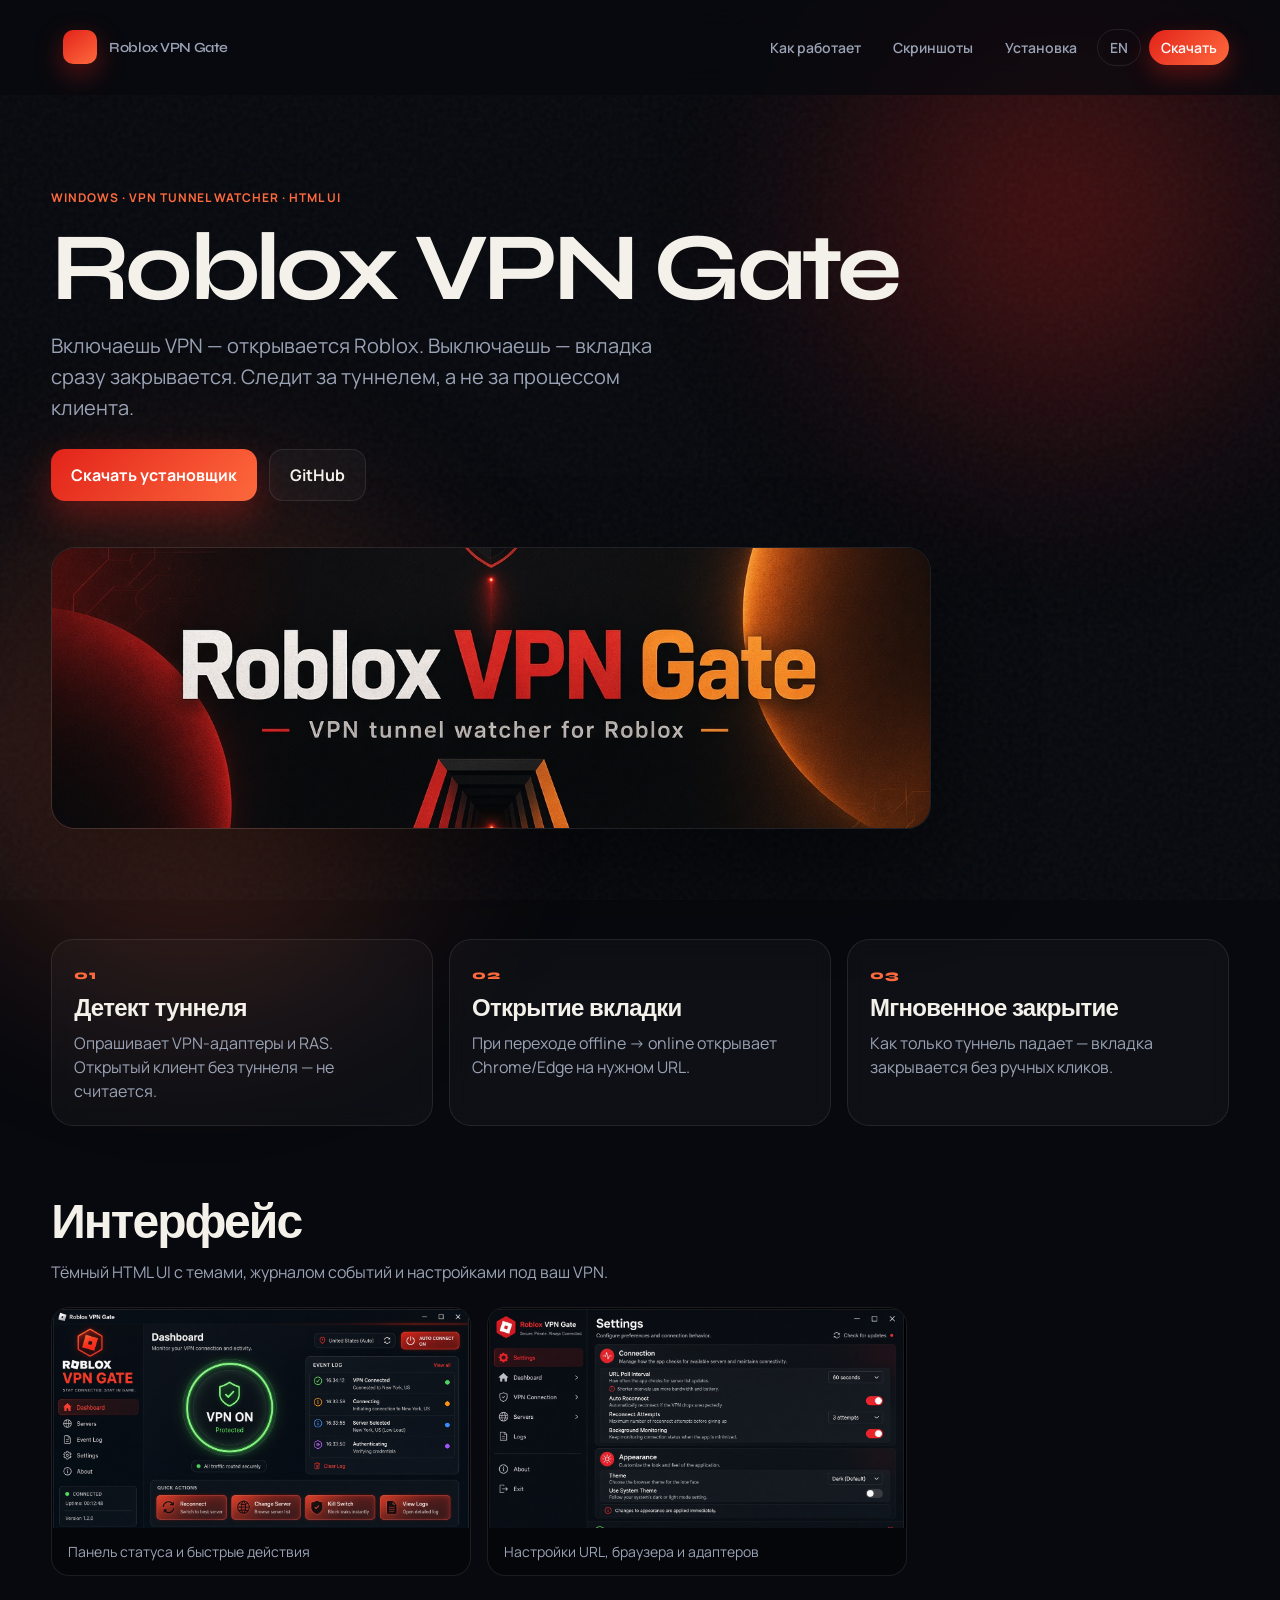
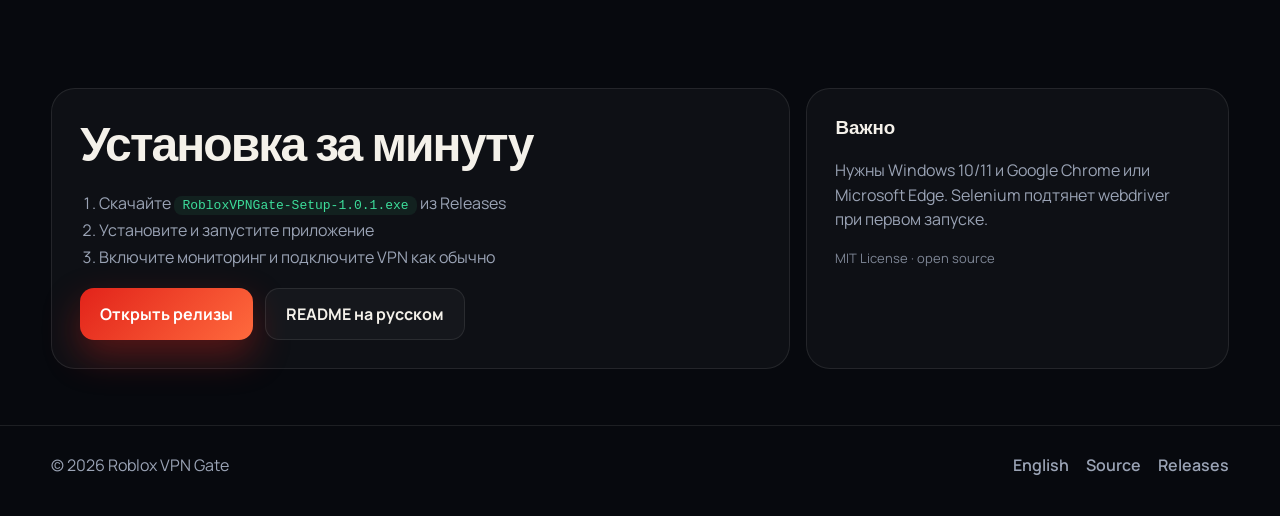
<file: docs/index.html>
<!DOCTYPE html>
<html lang="ru">
<head>
  <meta charset="UTF-8" />
  <meta name="viewport" content="width=device-width, initial-scale=1" />
  <title>Roblox VPN Gate — туннель включился, Roblox открылся</title>
  <meta name="description" content="Windows-приложение, которое открывает вкладку Roblox при реальном подключении VPN и сразу закрывает её при отключении." />
  <meta property="og:title" content="Roblox VPN Gate" />
  <meta property="og:description" content="Следит за VPN-туннелем, а не за окном клиента. Красивый HTML UI." />
  <meta property="og:image" content="assets/banner.jpg" />
  <meta name="theme-color" content="#0b0d12" />
  <link rel="preconnect" href="https://fonts.googleapis.com" />
  <link rel="preconnect" href="https://fonts.gstatic.com" crossorigin />
  <link href="https://fonts.googleapis.com/css2?family=Syne:wght@600;700;800&family=Manrope:wght@400;500;600;700&display=swap" rel="stylesheet" />
  <link rel="stylesheet" href="site.css" />
  <link rel="icon" href="favicon.svg" type="image/svg+xml" />
</head>
<body>
  <div class="fx orb-1" aria-hidden="true"></div>
  <div class="fx orb-2" aria-hidden="true"></div>
  <div class="fx grain" aria-hidden="true"></div>

  <header class="nav">
    <a class="logo" href="./">
      <span class="mark" aria-hidden="true"></span>
      <span>Roblox VPN Gate</span>
    </a>
    <nav>
      <a href="#how">Как работает</a>
      <a href="#shots">Скриншоты</a>
      <a href="#install">Установка</a>
      <a class="ghost" href="en.html">EN</a>
      <a class="cta" href="https://github.com/ZVatnikV/RobloxVPNGate/releases/latest">Скачать</a>
    </nav>
  </header>

  <main>
    <section class="hero">
      <p class="kicker">Windows · VPN tunnel watcher · HTML UI</p>
      <h1>Roblox VPN Gate</h1>
      <p class="lead">Включаешь VPN — открывается Roblox. Выключаешь — вкладка сразу закрывается. Следит за туннелем, а не за процессом клиента.</p>
      <div class="hero-actions">
        <a class="btn primary" href="https://github.com/ZVatnikV/RobloxVPNGate/releases/latest">Скачать установщик</a>
        <a class="btn secondary" href="https://github.com/ZVatnikV/RobloxVPNGate">GitHub</a>
      </div>
      <div class="hero-visual">
        <img src="assets/banner.jpg" alt="Roblox VPN Gate banner" />
      </div>
    </section>

    <section class="strip" id="how">
      <div class="card">
        <span class="n">01</span>
        <h3>Детект туннеля</h3>
        <p>Опрашивает VPN-адаптеры и RAS. Открытый клиент без туннеля — не считается.</p>
      </div>
      <div class="card">
        <span class="n">02</span>
        <h3>Открытие вкладки</h3>
        <p>При переходе offline → online открывает Chrome/Edge на нужном URL.</p>
      </div>
      <div class="card">
        <span class="n">03</span>
        <h3>Мгновенное закрытие</h3>
        <p>Как только туннель падает — вкладка закрывается без ручных кликов.</p>
      </div>
    </section>

    <section class="shots" id="shots">
      <div class="section-head">
        <h2>Интерфейс</h2>
        <p>Тёмный HTML UI с темами, журналом событий и настройками под ваш VPN.</p>
      </div>
      <div class="shot-grid">
        <figure>
          <img src="assets/screenshot-dashboard.jpg" alt="Панель статуса" loading="lazy" />
          <figcaption>Панель статуса и быстрые действия</figcaption>
        </figure>
        <figure>
          <img src="assets/screenshot-settings.jpg" alt="Настройки" loading="lazy" />
          <figcaption>Настройки URL, браузера и адаптеров</figcaption>
        </figure>
      </div>
    </section>

    <section class="install" id="install">
      <div class="install-panel">
        <h2>Установка за минуту</h2>
        <ol>
          <li>Скачайте <code>RobloxVPNGate-Setup-1.0.1.exe</code> из Releases</li>
          <li>Установите и запустите приложение</li>
          <li>Включите мониторинг и подключите VPN как обычно</li>
        </ol>
        <div class="hero-actions">
          <a class="btn primary" href="https://github.com/ZVatnikV/RobloxVPNGate/releases/latest">Открыть релизы</a>
          <a class="btn secondary" href="https://github.com/ZVatnikV/RobloxVPNGate/blob/main/README.md">README на русском</a>
        </div>
      </div>
      <aside class="note">
        <h3>Важно</h3>
        <p>Нужны Windows 10/11 и Google Chrome или Microsoft Edge. Selenium подтянет webdriver при первом запуске.</p>
        <p class="mini">MIT License · open source</p>
      </aside>
    </section>
  </main>

  <footer>
    <span>© 2026 Roblox VPN Gate</span>
    <div>
      <a href="en.html">English</a>
      <a href="https://github.com/ZVatnikV/RobloxVPNGate">Source</a>
      <a href="https://github.com/ZVatnikV/RobloxVPNGate/releases">Releases</a>
    </div>
  </footer>

  <script>
    const io = new IntersectionObserver((entries) => {
      entries.forEach((e) => { if (e.isIntersecting) e.target.classList.add('in'); });
    }, { threshold: 0.12 });
    document.querySelectorAll('.card, .shot-grid figure, .install-panel, .note').forEach((el) => io.observe(el));
  </script>
</body>
</html>
</file>
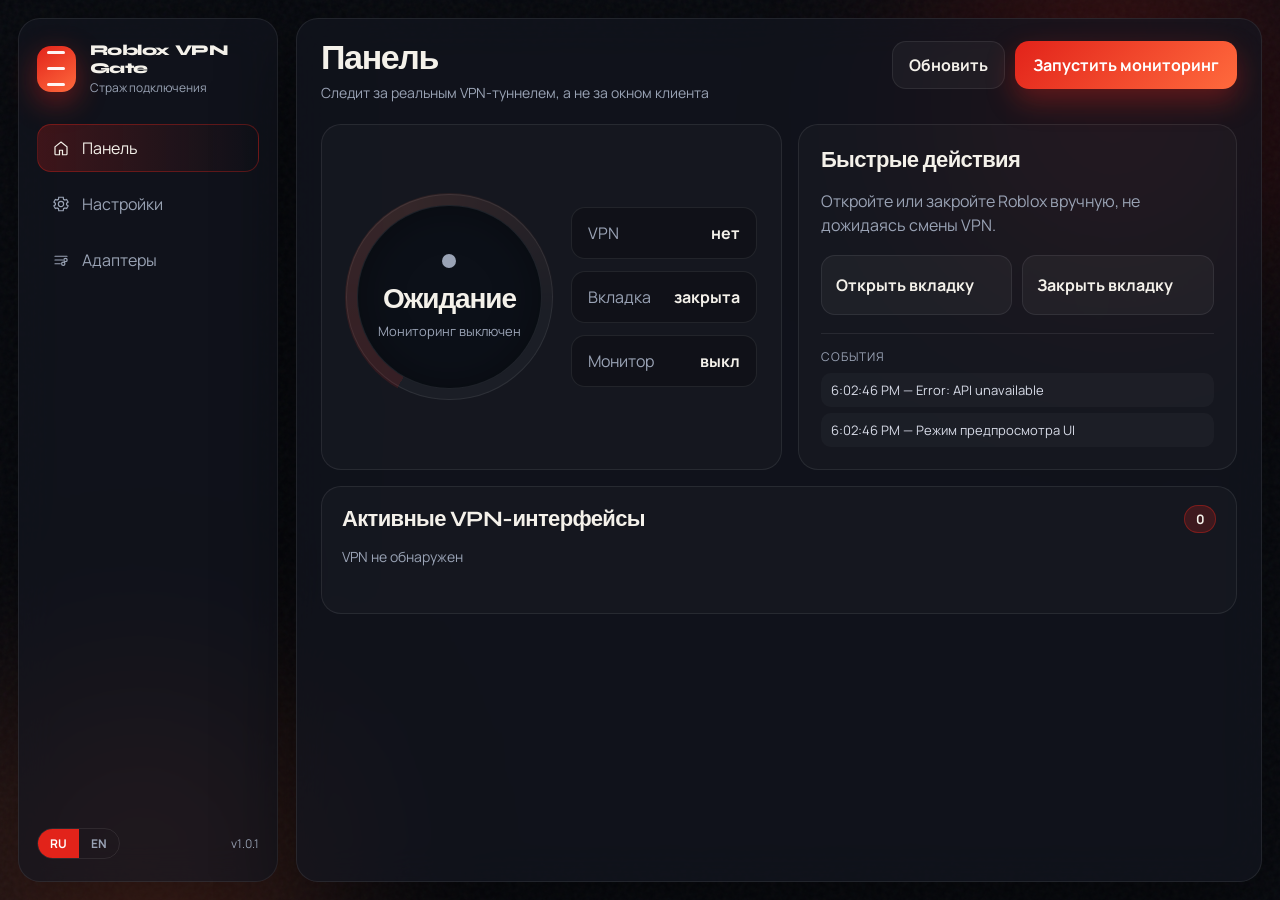
<file: ui/index.html>
<!DOCTYPE html>
<html lang="ru">
<head>
  <meta charset="UTF-8" />
  <meta name="viewport" content="width=device-width, initial-scale=1.0" />
  <title>Roblox VPN Gate</title>
  <link rel="preconnect" href="https://fonts.googleapis.com" />
  <link rel="preconnect" href="https://fonts.gstatic.com" crossorigin />
  <link href="https://fonts.googleapis.com/css2?family=Syne:wght@500;600;700;800&family=Manrope:wght@400;500;600;700&display=swap" rel="stylesheet" />
  <link rel="stylesheet" href="styles.css" />
</head>
<body>
  <div class="noise" aria-hidden="true"></div>
  <div class="orb orb-a" aria-hidden="true"></div>
  <div class="orb orb-b" aria-hidden="true"></div>

  <div class="app">
    <aside class="rail">
      <div class="brand">
        <div class="brand-mark" aria-hidden="true">
          <span></span><span></span><span></span>
        </div>
        <div>
          <div class="brand-name">Roblox VPN Gate</div>
          <div class="brand-sub" id="brandSub">Страж подключения</div>
        </div>
      </div>

      <nav class="nav">
        <button class="nav-btn active" data-view="dashboard" type="button">
          <svg viewBox="0 0 24 24" fill="none"><path d="M4 10.5 12 4l8 6.5V20a1 1 0 0 1-1 1h-5v-6H10v6H5a1 1 0 0 1-1-1v-9.5Z" stroke="currentColor" stroke-width="1.6"/></svg>
          <span data-i18n="nav_dash">Панель</span>
        </button>
        <button class="nav-btn" data-view="settings" type="button">
          <svg viewBox="0 0 24 24" fill="none"><path d="M12 15.5a3.5 3.5 0 1 0 0-7 3.5 3.5 0 0 0 0 7Z" stroke="currentColor" stroke-width="1.6"/><path d="M19.4 13a7.8 7.8 0 0 0 .05-2l2.05-1.55-2-3.46-2.4.8a7.7 7.7 0 0 0-1.73-1L15 3h-6l-.37 2.79a7.7 7.7 0 0 0-1.73 1l-2.4-.8-2 3.46L4.55 11a7.8 7.8 0 0 0 0 2L2.5 14.55l2 3.46 2.4-.8a7.7 7.7 0 0 0 1.73 1L9 21h6l.37-2.79a7.7 7.7 0 0 0 1.73-1l2.4.8 2-3.46L19.4 13Z" stroke="currentColor" stroke-width="1.6"/></svg>
          <span data-i18n="nav_settings">Настройки</span>
        </button>
        <button class="nav-btn" data-view="adapters" type="button">
          <svg viewBox="0 0 24 24" fill="none"><path d="M4 7h16M4 12h10M4 17h7" stroke="currentColor" stroke-width="1.6" stroke-linecap="round"/><circle cx="18" cy="12" r="2.2" stroke="currentColor" stroke-width="1.6"/><circle cx="15" cy="17" r="2.2" stroke="currentColor" stroke-width="1.6"/></svg>
          <span data-i18n="nav_adapters">Адаптеры</span>
        </button>
      </nav>

      <div class="rail-foot">
        <div class="lang-switch" role="group" aria-label="Language">
          <button type="button" data-lang="ru" class="active">RU</button>
          <button type="button" data-lang="en">EN</button>
        </div>
        <div class="version">v1.0.1</div>
      </div>
    </aside>

    <main class="stage">
      <header class="topbar">
        <div>
          <h1 id="viewTitle">Панель</h1>
          <p id="viewHint">Следит за реальным VPN-туннелем, а не за окном клиента</p>
        </div>
        <div class="top-actions">
          <button id="btnRefresh" class="ghost-btn" type="button" data-i18n="refresh">Обновить</button>
          <button id="btnToggleMonitor" class="primary-btn" type="button">Запустить мониторинг</button>
        </div>
      </header>

      <section class="view active" id="view-dashboard">
        <div class="hero-grid">
          <article class="status-panel">
            <div class="status-ring" id="statusRing" data-state="idle">
              <div class="ring-core">
                <div class="pulse"></div>
                <div class="state-label" id="stateLabel">Ожидание</div>
                <div class="state-sub" id="stateSub">Мониторинг выключен</div>
              </div>
            </div>
            <div class="status-meta">
              <div class="meta-row">
                <span data-i18n="meta_vpn">VPN</span>
                <strong id="vpnBadge">—</strong>
              </div>
              <div class="meta-row">
                <span data-i18n="meta_browser">Вкладка</span>
                <strong id="browserBadge">закрыта</strong>
              </div>
              <div class="meta-row">
                <span data-i18n="meta_monitor">Монитор</span>
                <strong id="monitorBadge">выкл</strong>
              </div>
            </div>
          </article>

          <article class="action-panel">
            <h2 data-i18n="quick_title">Быстрые действия</h2>
            <p data-i18n="quick_hint">Откройте или закройте Roblox вручную, не дожидаясь смены VPN.</p>
            <div class="action-row">
              <button id="btnOpen" class="tile-btn" type="button">
                <span data-i18n="open_tab">Открыть вкладку</span>
              </button>
              <button id="btnClose" class="tile-btn danger" type="button">
                <span data-i18n="close_tab">Закрыть вкладку</span>
              </button>
            </div>
            <div class="log-box">
              <div class="log-title" data-i18n="events">События</div>
              <ul id="eventLog"></ul>
            </div>
          </article>
        </div>

        <article class="adapters-live">
          <div class="section-head">
            <h2 data-i18n="active_vpn">Активные VPN-интерфейсы</h2>
            <span class="chip" id="vpnCount">0</span>
          </div>
          <div id="vpnList" class="pill-list empty">
            <div class="empty-note" data-i18n="no_vpn">VPN не обнаружен</div>
          </div>
        </article>
      </section>

      <section class="view" id="view-settings">
        <form id="settingsForm" class="settings-grid" autocomplete="off">
          <label class="field">
            <span data-i18n="set_url">URL для открытия</span>
            <input name="url" type="url" required />
          </label>

          <label class="field">
            <span data-i18n="set_interval">Интервал опроса (сек)</span>
            <input name="poll_interval_sec" type="number" min="0.5" max="30" step="0.1" />
          </label>

          <label class="field">
            <span data-i18n="set_browser">Браузер</span>
            <select name="browser">
              <option value="chrome">Google Chrome</option>
              <option value="edge">Microsoft Edge</option>
            </select>
          </label>

          <label class="field">
            <span data-i18n="set_theme">Тема</span>
            <select name="theme">
              <option value="midnight">Midnight Arena</option>
              <option value="ember">Ember Forge</option>
              <option value="ice">Ice Tunnel</option>
            </select>
          </label>

          <label class="field wide">
            <span data-i18n="set_keywords">Доп. ключевые слова адаптеров (через запятую)</span>
            <input name="custom_adapter_keywords" type="text" placeholder="myvpn, company-tun" />
          </label>

          <label class="field wide">
            <span data-i18n="set_ignore">Игнорировать адаптеры (через запятую)</span>
            <input name="ignore_adapters" type="text" placeholder=" eth0, Wi-Fi" />
          </label>

          <div class="toggles">
            <label class="toggle"><input type="checkbox" name="auto_start_monitor" /><span data-i18n="set_autostart">Автозапуск мониторинга</span></label>
            <label class="toggle"><input type="checkbox" name="open_on_connect" /><span data-i18n="set_open">Открывать вкладку при подключении VPN</span></label>
            <label class="toggle"><input type="checkbox" name="close_on_disconnect" /><span data-i18n="set_close">Закрывать вкладку при отключении VPN</span></label>
            <label class="toggle"><input type="checkbox" name="notify_on_change" /><span data-i18n="set_notify">Показывать события в журнале</span></label>
          </div>

          <div class="form-actions">
            <button type="submit" class="primary-btn" data-i18n="save">Сохранить</button>
            <span id="saveHint" class="save-hint"></span>
          </div>
        </form>
      </section>

      <section class="view" id="view-adapters">
        <div class="section-head">
          <h2 data-i18n="all_adapters">Все сетевые адаптеры</h2>
          <button id="btnScan" class="ghost-btn" type="button" data-i18n="scan">Сканировать</button>
        </div>
        <div id="adapterTable" class="adapter-table"></div>
      </section>
    </main>
  </div>

  <script src="app.js"></script>
</body>
</html>
</file>
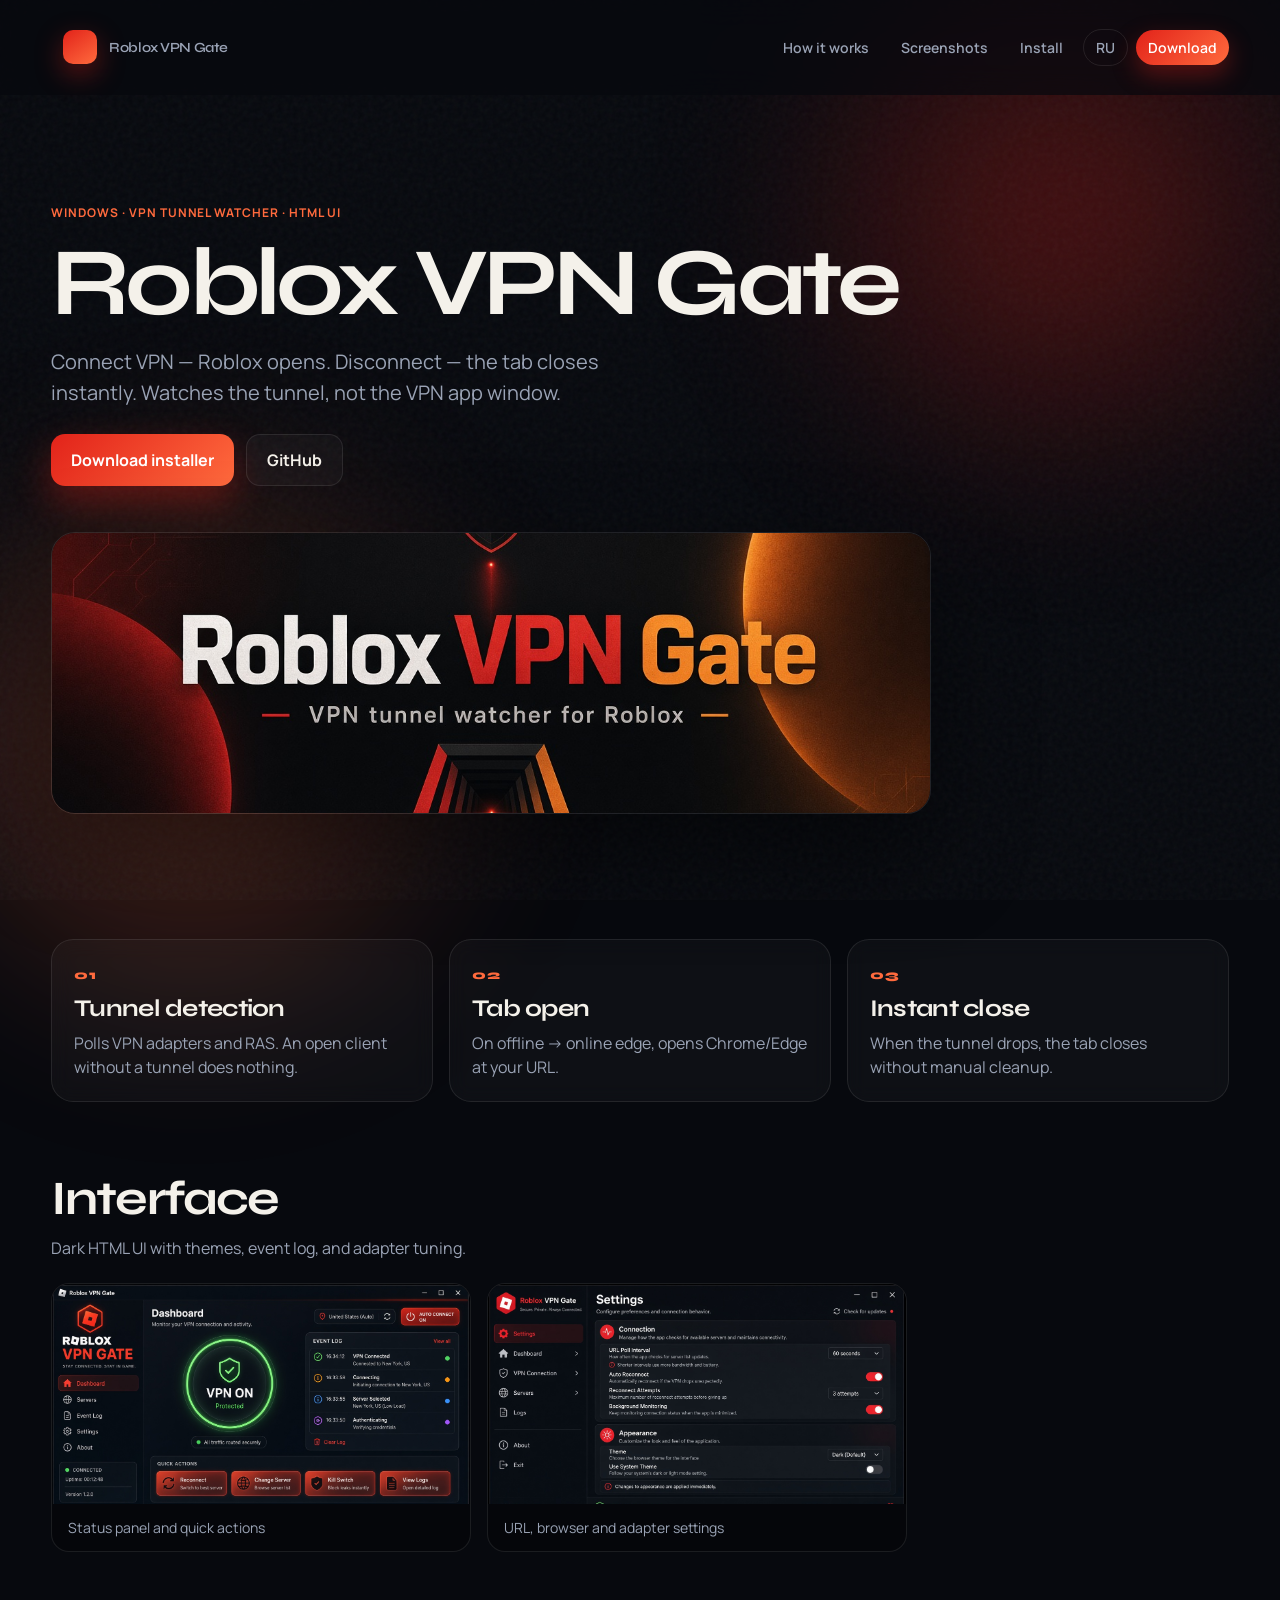
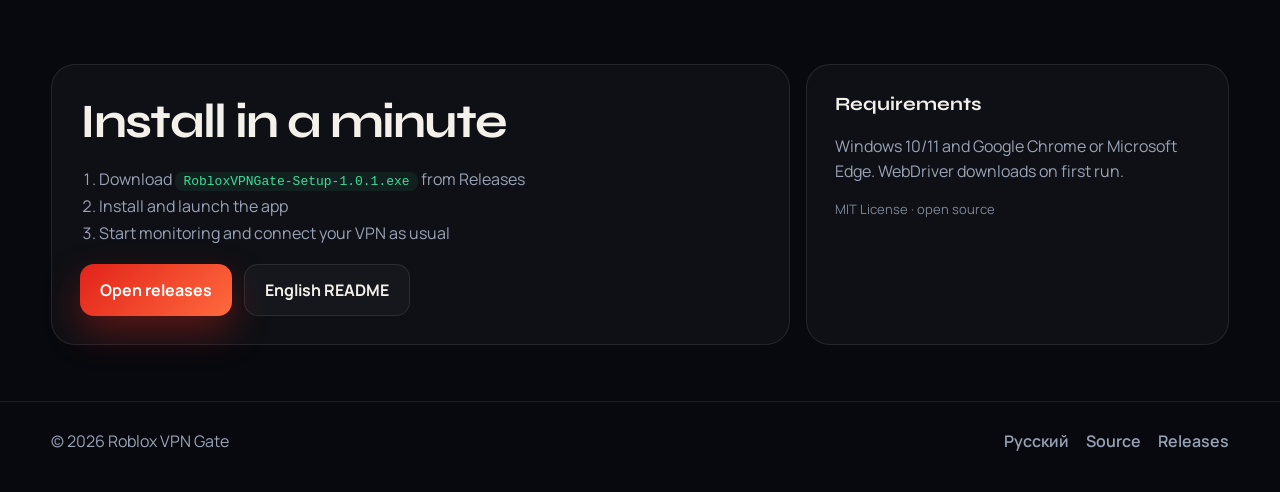
<file: docs/en.html>
<!DOCTYPE html>
<html lang="en">
<head>
  <meta charset="UTF-8" />
  <meta name="viewport" content="width=device-width, initial-scale=1" />
  <title>Roblox VPN Gate — tunnel up, Roblox opens</title>
  <meta name="description" content="Windows app that opens a Roblox tab when a real VPN tunnel connects and closes it when the tunnel drops." />
  <meta name="theme-color" content="#0b0d12" />
  <link rel="preconnect" href="https://fonts.googleapis.com" />
  <link rel="preconnect" href="https://fonts.gstatic.com" crossorigin />
  <link href="https://fonts.googleapis.com/css2?family=Syne:wght@600;700;800&family=Manrope:wght@400;500;600;700&display=swap" rel="stylesheet" />
  <link rel="stylesheet" href="site.css" />
  <link rel="icon" href="favicon.svg" type="image/svg+xml" />
</head>
<body>
  <div class="fx orb-1" aria-hidden="true"></div>
  <div class="fx orb-2" aria-hidden="true"></div>
  <div class="fx grain" aria-hidden="true"></div>

  <header class="nav">
    <a class="logo" href="./en.html">
      <span class="mark" aria-hidden="true"></span>
      <span>Roblox VPN Gate</span>
    </a>
    <nav>
      <a href="#how">How it works</a>
      <a href="#shots">Screenshots</a>
      <a href="#install">Install</a>
      <a class="ghost" href="./">RU</a>
      <a class="cta" href="https://github.com/ZVatnikV/RobloxVPNGate/releases/latest">Download</a>
    </nav>
  </header>

  <main>
    <section class="hero">
      <p class="kicker">Windows · VPN tunnel watcher · HTML UI</p>
      <h1>Roblox VPN Gate</h1>
      <p class="lead">Connect VPN — Roblox opens. Disconnect — the tab closes instantly. Watches the tunnel, not the VPN app window.</p>
      <div class="hero-actions">
        <a class="btn primary" href="https://github.com/ZVatnikV/RobloxVPNGate/releases/latest">Download installer</a>
        <a class="btn secondary" href="https://github.com/ZVatnikV/RobloxVPNGate">GitHub</a>
      </div>
      <div class="hero-visual">
        <img src="assets/banner.jpg" alt="Roblox VPN Gate banner" />
      </div>
    </section>

    <section class="strip" id="how">
      <div class="card">
        <span class="n">01</span>
        <h3>Tunnel detection</h3>
        <p>Polls VPN adapters and RAS. An open client without a tunnel does nothing.</p>
      </div>
      <div class="card">
        <span class="n">02</span>
        <h3>Tab open</h3>
        <p>On offline → online edge, opens Chrome/Edge at your URL.</p>
      </div>
      <div class="card">
        <span class="n">03</span>
        <h3>Instant close</h3>
        <p>When the tunnel drops, the tab closes without manual cleanup.</p>
      </div>
    </section>

    <section class="shots" id="shots">
      <div class="section-head">
        <h2>Interface</h2>
        <p>Dark HTML UI with themes, event log, and adapter tuning.</p>
      </div>
      <div class="shot-grid">
        <figure>
          <img src="assets/screenshot-dashboard.jpg" alt="Dashboard" loading="lazy" />
          <figcaption>Status panel and quick actions</figcaption>
        </figure>
        <figure>
          <img src="assets/screenshot-settings.jpg" alt="Settings" loading="lazy" />
          <figcaption>URL, browser and adapter settings</figcaption>
        </figure>
      </div>
    </section>

    <section class="install" id="install">
      <div class="install-panel">
        <h2>Install in a minute</h2>
        <ol>
          <li>Download <code>RobloxVPNGate-Setup-1.0.1.exe</code> from Releases</li>
          <li>Install and launch the app</li>
          <li>Start monitoring and connect your VPN as usual</li>
        </ol>
        <div class="hero-actions">
          <a class="btn primary" href="https://github.com/ZVatnikV/RobloxVPNGate/releases/latest">Open releases</a>
          <a class="btn secondary" href="https://github.com/ZVatnikV/RobloxVPNGate/blob/main/README_EN.md">English README</a>
        </div>
      </div>
      <aside class="note">
        <h3>Requirements</h3>
        <p>Windows 10/11 and Google Chrome or Microsoft Edge. WebDriver downloads on first run.</p>
        <p class="mini">MIT License · open source</p>
      </aside>
    </section>
  </main>

  <footer>
    <span>© 2026 Roblox VPN Gate</span>
    <div>
      <a href="./">Русский</a>
      <a href="https://github.com/ZVatnikV/RobloxVPNGate">Source</a>
      <a href="https://github.com/ZVatnikV/RobloxVPNGate/releases">Releases</a>
    </div>
  </footer>

  <script>
    const io = new IntersectionObserver((entries) => {
      entries.forEach((e) => { if (e.isIntersecting) e.target.classList.add('in'); });
    }, { threshold: 0.12 });
    document.querySelectorAll('.card, .shot-grid figure, .install-panel, .note').forEach((el) => io.observe(el));
  </script>
</body>
</html>
</file>
<file: docs/site.css>
:root {
  --bg: #07090e;
  --ink: #f4f1ea;
  --muted: #9aa3b5;
  --line: rgba(255, 255, 255, 0.09);
  --accent: #e2231a;
  --accent-2: #ff6a3d;
  --ok: #3dde9b;
  --display: "Syne", sans-serif;
  --body: "Manrope", sans-serif;
}

* { box-sizing: border-box; }
html { scroll-behavior: smooth; }
body {
  margin: 0;
  color: var(--ink);
  background: var(--bg);
  font-family: var(--body);
  overflow-x: hidden;
}

.fx { position: fixed; pointer-events: none; z-index: 0; }
.orb-1, .orb-2 {
  width: min(52vw, 640px);
  height: min(52vw, 640px);
  border-radius: 50%;
  filter: blur(90px);
  opacity: 0.38;
  animation: float 16s ease-in-out infinite alternate;
}
.orb-1 {
  top: -12vh; right: -8vw;
  background: radial-gradient(circle, var(--accent), transparent 68%);
}
.orb-2 {
  bottom: -18vh; left: -10vw;
  background: radial-gradient(circle, var(--accent-2), transparent 70%);
  animation-duration: 20s;
}
.grain {
  inset: 0;
  opacity: 0.045;
  background-image: url("data:image/svg+xml,%3Csvg viewBox='0 0 200 200' xmlns='http://www.w3.org/2000/svg'%3E%3Cfilter id='n'%3E%3CfeTurbulence type='fractalNoise' baseFrequency='0.9' numOctaves='3' stitchTiles='stitch'/%3E%3C/filter%3E%3Crect width='100%25' height='100%25' filter='url(%23n)'/%3E%3C/svg%3E");
}
@keyframes float {
  from { transform: translate3d(0,0,0) scale(1); }
  to { transform: translate3d(-3%, 5%, 0) scale(1.08); }
}

.nav, main, footer { position: relative; z-index: 1; }

.nav {
  display: flex;
  justify-content: space-between;
  align-items: center;
  gap: 18px;
  padding: 22px clamp(18px, 4vw, 56px);
  position: sticky;
  top: 0;
  backdrop-filter: blur(16px);
  background: color-mix(in srgb, var(--bg) 72%, transparent);
  border-bottom: 1px solid transparent;
  transition: border-color .2s ease;
}
.nav:hover { border-color: var(--line); }
.logo {
  display: inline-flex;
  align-items: center;
  gap: 12px;
  color: var(--ink);
  text-decoration: none;
  font-family: var(--display);
  font-weight: 800;
  letter-spacing: -0.03em;
}
.mark {
  width: 34px; height: 34px; border-radius: 10px;
  background: linear-gradient(145deg, var(--accent), var(--accent-2));
  box-shadow: 0 10px 28px color-mix(in srgb, var(--accent) 40%, transparent);
}
.nav nav {
  display: flex;
  align-items: center;
  gap: 8px;
  flex-wrap: wrap;
  justify-content: flex-end;
}
.nav a {
  color: var(--muted);
  text-decoration: none;
  font-weight: 600;
  font-size: 14px;
  padding: 8px 12px;
  border-radius: 999px;
}
.nav a:hover { color: var(--ink); }
.nav a.ghost {
  border: 1px solid var(--line);
}
.nav a.cta {
  color: white;
  background: linear-gradient(135deg, var(--accent), var(--accent-2));
  box-shadow: 0 10px 24px color-mix(in srgb, var(--accent) 35%, transparent);
}

.hero {
  min-height: calc(100vh - 84px);
  display: grid;
  align-content: center;
  gap: 18px;
  padding: 48px clamp(18px, 4vw, 56px) 36px;
}
.kicker {
  margin: 0;
  color: var(--accent-2);
  font-weight: 700;
  letter-spacing: 0.08em;
  text-transform: uppercase;
  font-size: 12px;
  animation: rise .7s ease both;
}
.hero h1 {
  margin: 0;
  font-family: var(--display);
  font-size: clamp(48px, 9vw, 96px);
  line-height: 0.92;
  letter-spacing: -0.05em;
  max-width: 12ch;
  animation: rise .8s ease both;
}
.lead {
  margin: 0;
  max-width: 38rem;
  color: var(--muted);
  font-size: clamp(16px, 2.2vw, 20px);
  line-height: 1.55;
  animation: rise .9s ease both;
}
.hero-actions {
  display: flex;
  flex-wrap: wrap;
  gap: 12px;
  margin-top: 8px;
  animation: rise 1s ease both;
}
.btn {
  display: inline-flex;
  align-items: center;
  justify-content: center;
  text-decoration: none;
  font-weight: 700;
  border-radius: 14px;
  padding: 14px 20px;
  transition: transform .15s ease, box-shadow .2s ease;
}
.btn:hover { transform: translateY(-1px); }
.btn.primary {
  color: white;
  background: linear-gradient(135deg, var(--accent), var(--accent-2));
  box-shadow: 0 16px 36px color-mix(in srgb, var(--accent) 35%, transparent);
}
.btn.secondary {
  color: var(--ink);
  border: 1px solid var(--line);
  background: rgba(255,255,255,0.03);
}
.hero-visual {
  margin-top: 28px;
  max-width: 880px;
  border-radius: 24px;
  overflow: hidden;
  border: 1px solid var(--line);
  box-shadow: 0 40px 100px rgba(0,0,0,.45);
  animation: rise 1.1s ease both;
}
.hero-visual img {
  display: block;
  width: 100%;
  height: 280px;
  object-fit: cover;
  object-position: center;
}

.strip {
  display: grid;
  grid-template-columns: repeat(3, 1fr);
  gap: 16px;
  padding: 28px clamp(18px, 4vw, 56px) 12px;
}
.card, .install-panel, .note, .shot-grid figure {
  opacity: 0;
  transform: translateY(18px);
  transition: opacity .55s ease, transform .55s ease;
}
.card.in, .install-panel.in, .note.in, .shot-grid figure.in {
  opacity: 1;
  transform: none;
}
.card {
  padding: 22px;
  border-radius: 22px;
  border: 1px solid var(--line);
  background: rgba(255,255,255,0.03);
  backdrop-filter: blur(10px);
}
.card .n {
  color: var(--accent-2);
  font-family: var(--display);
  font-weight: 800;
  font-size: 13px;
  letter-spacing: 0.08em;
}
.card h3 {
  margin: 10px 0 8px;
  font-family: var(--display);
  letter-spacing: -0.03em;
  font-size: 24px;
}
.card p { margin: 0; color: var(--muted); line-height: 1.5; }

.shots, .install {
  padding: 56px clamp(18px, 4vw, 56px);
}
.section-head {
  max-width: 40rem;
  margin-bottom: 24px;
}
.section-head h2, .install-panel h2 {
  margin: 0 0 10px;
  font-family: var(--display);
  font-size: clamp(32px, 5vw, 48px);
  letter-spacing: -0.04em;
}
.section-head p { margin: 0; color: var(--muted); }

.shot-grid {
  display: grid;
  grid-template-columns: repeat(2, minmax(0, 420px));
  gap: 16px;
  justify-content: start;
}
.shot-grid figure {
  margin: 0;
  border-radius: 18px;
  overflow: hidden;
  border: 1px solid var(--line);
  background: rgba(0,0,0,0.25);
}
.shot-grid img {
  width: 100%;
  height: 220px;
  display: block;
  object-fit: cover;
  object-position: top center;
}
.shot-grid figcaption {
  padding: 14px 16px;
  color: var(--muted);
  font-size: 14px;
}

.install {
  display: grid;
  grid-template-columns: 1.4fr 0.8fr;
  gap: 16px;
}
.install-panel, .note {
  border-radius: 24px;
  border: 1px solid var(--line);
  background: rgba(255,255,255,0.03);
  padding: 28px;
}
.install-panel ol {
  color: var(--muted);
  line-height: 1.7;
  padding-left: 1.2rem;
}
.install-panel code {
  color: var(--ok);
  background: rgba(61,222,155,0.08);
  padding: 2px 8px;
  border-radius: 8px;
}
.note h3 {
  margin-top: 0;
  font-family: var(--display);
}
.note p { color: var(--muted); line-height: 1.55; }
.mini { font-size: 13px; opacity: 0.8; }

footer {
  display: flex;
  justify-content: space-between;
  gap: 12px;
  flex-wrap: wrap;
  padding: 28px clamp(18px, 4vw, 56px) 40px;
  color: var(--muted);
  border-top: 1px solid var(--line);
}
footer a {
  color: var(--muted);
  text-decoration: none;
  margin-left: 14px;
  font-weight: 600;
}
footer a:hover { color: var(--ink); }

@keyframes rise {
  from { opacity: 0; transform: translateY(14px); }
  to { opacity: 1; transform: none; }
}

@media (max-width: 900px) {
  .strip, .shot-grid, .install { grid-template-columns: 1fr; }
  .hero { min-height: auto; padding-top: 28px; }
  .nav nav a:not(.cta):not(.ghost) { display: none; }
}
</file>
<file: ui/styles.css>
:root {
  --bg: #07090e;
  --bg-elev: rgba(18, 22, 31, 0.72);
  --line: rgba(255, 255, 255, 0.08);
  --text: #f4f1ea;
  --muted: #9aa3b5;
  --accent: #e2231a;
  --accent-2: #ff6a3d;
  --ok: #3dde9b;
  --warn: #ffc857;
  --danger: #ff4d6d;
  --shadow: 0 30px 80px rgba(0, 0, 0, 0.45);
  --radius: 22px;
  --font-display: "Syne", sans-serif;
  --font-body: "Manrope", sans-serif;
}

html[data-theme="ember"] {
  --bg: #120806;
  --accent: #ff4d1a;
  --accent-2: #ffb347;
  --bg-elev: rgba(36, 16, 10, 0.75);
}

html[data-theme="ice"] {
  --bg: #071018;
  --accent: #2ec5ff;
  --accent-2: #7ef0d4;
  --ok: #7ef0d4;
  --bg-elev: rgba(10, 24, 36, 0.75);
}

* { box-sizing: border-box; }
html, body {
  margin: 0;
  min-height: 100%;
  background: var(--bg);
  color: var(--text);
  font-family: var(--font-body);
  overflow: hidden;
}

body {
  position: relative;
}

.noise {
  pointer-events: none;
  position: fixed;
  inset: 0;
  opacity: 0.05;
  background-image: url("data:image/svg+xml,%3Csvg viewBox='0 0 200 200' xmlns='http://www.w3.org/2000/svg'%3E%3Cfilter id='n'%3E%3CfeTurbulence type='fractalNoise' baseFrequency='0.85' numOctaves='4' stitchTiles='stitch'/%3E%3C/filter%3E%3Crect width='100%25' height='100%25' filter='url(%23n)'/%3E%3C/svg%3E");
  z-index: 0;
}

.orb {
  position: fixed;
  width: 42vw;
  height: 42vw;
  border-radius: 50%;
  filter: blur(80px);
  opacity: 0.35;
  z-index: 0;
  animation: drift 14s ease-in-out infinite alternate;
}
.orb-a {
  top: -12vw;
  right: -8vw;
  background: radial-gradient(circle, var(--accent), transparent 70%);
}
.orb-b {
  bottom: -18vw;
  left: -10vw;
  background: radial-gradient(circle, var(--accent-2), transparent 70%);
  animation-duration: 18s;
}

@keyframes drift {
  from { transform: translate3d(0, 0, 0) scale(1); }
  to { transform: translate3d(-4%, 6%, 0) scale(1.08); }
}

.app {
  position: relative;
  z-index: 1;
  display: grid;
  grid-template-columns: 260px 1fr;
  height: 100vh;
  padding: 18px;
  gap: 18px;
}

.rail, .stage {
  background: var(--bg-elev);
  border: 1px solid var(--line);
  border-radius: var(--radius);
  backdrop-filter: blur(18px);
  box-shadow: var(--shadow);
}

.rail {
  display: flex;
  flex-direction: column;
  padding: 22px 18px;
}

.brand {
  display: flex;
  gap: 14px;
  align-items: center;
  margin-bottom: 28px;
}

.brand-mark {
  width: 46px;
  height: 46px;
  border-radius: 14px;
  background: linear-gradient(145deg, var(--accent), var(--accent-2));
  display: grid;
  place-items: center;
  gap: 3px;
  box-shadow: 0 10px 30px color-mix(in srgb, var(--accent) 45%, transparent);
}
.brand-mark span {
  display: block;
  width: 18px;
  height: 3px;
  background: #fff;
  border-radius: 99px;
  opacity: 0.95;
}

.brand-name {
  font-family: var(--font-display);
  font-weight: 800;
  letter-spacing: -0.03em;
  font-size: 15px;
}
.brand-sub {
  color: var(--muted);
  font-size: 12px;
  margin-top: 2px;
}

.nav {
  display: flex;
  flex-direction: column;
  gap: 8px;
}

.nav-btn {
  appearance: none;
  border: 1px solid transparent;
  background: transparent;
  color: var(--muted);
  display: flex;
  align-items: center;
  gap: 12px;
  padding: 12px 14px;
  border-radius: 14px;
  cursor: pointer;
  font: inherit;
  transition: 0.2s ease;
}
.nav-btn svg { width: 18px; height: 18px; }
.nav-btn:hover { color: var(--text); background: rgba(255,255,255,0.03); }
.nav-btn.active {
  color: var(--text);
  background: linear-gradient(90deg, color-mix(in srgb, var(--accent) 22%, transparent), transparent);
  border-color: color-mix(in srgb, var(--accent) 35%, transparent);
}

.rail-foot {
  margin-top: auto;
  display: flex;
  justify-content: space-between;
  align-items: center;
  gap: 10px;
}
.lang-switch {
  display: inline-flex;
  border: 1px solid var(--line);
  border-radius: 999px;
  overflow: hidden;
}
.lang-switch button {
  border: 0;
  background: transparent;
  color: var(--muted);
  padding: 6px 12px;
  cursor: pointer;
  font: inherit;
  font-size: 12px;
  font-weight: 700;
}
.lang-switch button.active {
  background: var(--accent);
  color: white;
}
.version { color: var(--muted); font-size: 12px; }

.stage {
  padding: 22px 24px 24px;
  overflow: auto;
}

.topbar {
  display: flex;
  justify-content: space-between;
  gap: 16px;
  align-items: flex-start;
  margin-bottom: 22px;
}
.topbar h1 {
  margin: 0;
  font-family: var(--font-display);
  font-size: 34px;
  letter-spacing: -0.04em;
  line-height: 1;
}
.topbar p {
  margin: 8px 0 0;
  color: var(--muted);
  font-size: 14px;
}
.top-actions { display: flex; gap: 10px; flex-wrap: wrap; }

.primary-btn, .ghost-btn, .tile-btn {
  border: 0;
  cursor: pointer;
  font: inherit;
  font-weight: 700;
  border-radius: 14px;
  transition: transform 0.15s ease, box-shadow 0.2s ease, background 0.2s ease;
}
.primary-btn {
  background: linear-gradient(135deg, var(--accent), var(--accent-2));
  color: white;
  padding: 12px 18px;
  box-shadow: 0 12px 28px color-mix(in srgb, var(--accent) 35%, transparent);
}
.primary-btn:hover { transform: translateY(-1px); }
.ghost-btn {
  background: rgba(255,255,255,0.04);
  color: var(--text);
  border: 1px solid var(--line);
  padding: 12px 16px;
}
.ghost-btn:hover { background: rgba(255,255,255,0.07); }

.view { display: none; animation: rise 0.35s ease; }
.view.active { display: block; }

@keyframes rise {
  from { opacity: 0; transform: translateY(8px); }
  to { opacity: 1; transform: none; }
}

.hero-grid {
  display: grid;
  grid-template-columns: 1.05fr 1fr;
  gap: 16px;
  margin-bottom: 16px;
}

.status-panel, .action-panel, .adapters-live, .settings-grid, .adapter-table {
  background: rgba(255,255,255,0.025);
  border: 1px solid var(--line);
  border-radius: 20px;
}

.status-panel {
  padding: 24px;
  display: grid;
  grid-template-columns: 1fr 0.9fr;
  gap: 18px;
  align-items: center;
  min-height: 320px;
}

.status-ring {
  aspect-ratio: 1;
  border-radius: 50%;
  display: grid;
  place-items: center;
  position: relative;
  isolation: isolate;
  /* Static soft rim — text stays upright; only ::after spins */
  background: rgba(255, 255, 255, 0.03);
  border: 1px solid var(--line);
}
.status-ring::after {
  content: "";
  position: absolute;
  inset: -2px;
  border-radius: 50%;
  background: conic-gradient(
    from 0deg,
    transparent 0deg,
    transparent 210deg,
    var(--accent) 260deg,
    var(--accent-2) 310deg,
    transparent 360deg
  );
  z-index: 0;
  opacity: 0.35;
  pointer-events: none;
  will-change: transform;
}
.status-ring[data-state="watching"]::after,
.status-ring[data-state="connected"]::after {
  opacity: 1;
  animation: spinSlow 4.5s linear infinite;
}
.status-ring::before {
  content: "";
  position: absolute;
  inset: 10px;
  border-radius: 50%;
  background: #0c1018;
  border: 1px solid var(--line);
  z-index: 1;
  box-shadow: inset 0 0 40px rgba(0, 0, 0, 0.35);
}
.ring-core {
  position: relative;
  z-index: 2;
  text-align: center;
  padding: 20px;
  transform: none !important;
}
.pulse {
  width: 14px;
  height: 14px;
  border-radius: 50%;
  margin: 0 auto 14px;
  background: var(--muted);
  box-shadow: 0 0 0 0 color-mix(in srgb, var(--muted) 50%, transparent);
}
.status-ring[data-state="connected"] .pulse {
  background: var(--ok);
  animation: pulseOk 1.6s ease-out infinite;
}
.status-ring[data-state="watching"] .pulse {
  background: var(--warn);
  animation: pulseWarn 1.8s ease-out infinite;
}
.status-ring[data-state="idle"]::after {
  animation: none;
  opacity: 0.25;
  background: conic-gradient(
    from 210deg,
    color-mix(in srgb, var(--accent) 55%, transparent),
    color-mix(in srgb, var(--accent-2) 45%, transparent),
    transparent 70%
  );
}

@keyframes spinSlow {
  from { transform: rotate(0deg); }
  to { transform: rotate(360deg); }
}
@keyframes pulseOk {
  0% { box-shadow: 0 0 0 0 color-mix(in srgb, var(--ok) 55%, transparent); }
  70% { box-shadow: 0 0 0 18px transparent; }
  100% { box-shadow: 0 0 0 0 transparent; }
}
@keyframes pulseWarn {
  0% { box-shadow: 0 0 0 0 color-mix(in srgb, var(--warn) 45%, transparent); }
  70% { box-shadow: 0 0 0 16px transparent; }
  100% { box-shadow: 0 0 0 0 transparent; }
}

.state-label {
  font-family: var(--font-display);
  font-size: 28px;
  font-weight: 800;
  letter-spacing: -0.04em;
}
.state-sub { color: var(--muted); margin-top: 6px; font-size: 13px; }

.status-meta { display: grid; gap: 12px; }
.meta-row {
  display: flex;
  justify-content: space-between;
  gap: 12px;
  padding: 14px 16px;
  border-radius: 14px;
  background: rgba(0,0,0,0.22);
  border: 1px solid var(--line);
}
.meta-row span { color: var(--muted); }
.meta-row strong { font-weight: 700; }

.action-panel { padding: 22px; }
.action-panel h2, .adapters-live h2, .section-head h2 {
  margin: 0;
  font-family: var(--font-display);
  letter-spacing: -0.03em;
  font-size: 22px;
}
.action-panel p { color: var(--muted); line-height: 1.5; }
.action-row { display: grid; grid-template-columns: 1fr 1fr; gap: 10px; margin: 18px 0; }
.tile-btn {
  padding: 18px 14px;
  background: rgba(255,255,255,0.04);
  color: var(--text);
  border: 1px solid var(--line);
  text-align: left;
}
.tile-btn:hover {
  border-color: color-mix(in srgb, var(--accent) 50%, transparent);
  background: color-mix(in srgb, var(--accent) 12%, transparent);
}
.tile-btn.danger:hover {
  border-color: color-mix(in srgb, var(--danger) 50%, transparent);
  background: color-mix(in srgb, var(--danger) 12%, transparent);
}

.log-box {
  border-top: 1px solid var(--line);
  padding-top: 14px;
}
.log-title {
  font-size: 12px;
  text-transform: uppercase;
  letter-spacing: 0.08em;
  color: var(--muted);
  margin-bottom: 8px;
}
#eventLog {
  list-style: none;
  margin: 0;
  padding: 0;
  max-height: 150px;
  overflow: auto;
  display: grid;
  gap: 6px;
}
#eventLog li {
  font-size: 13px;
  color: #d7dbe7;
  padding: 8px 10px;
  border-radius: 10px;
  background: rgba(255,255,255,0.03);
}

.adapters-live { padding: 18px 20px; }
.section-head {
  display: flex;
  justify-content: space-between;
  align-items: center;
  gap: 12px;
  margin-bottom: 14px;
}
.chip {
  min-width: 32px;
  height: 28px;
  padding: 0 10px;
  border-radius: 999px;
  display: inline-grid;
  place-items: center;
  background: color-mix(in srgb, var(--accent) 20%, transparent);
  border: 1px solid color-mix(in srgb, var(--accent) 40%, transparent);
  font-weight: 700;
  font-size: 13px;
}
.pill-list {
  display: flex;
  flex-wrap: wrap;
  gap: 8px;
  min-height: 48px;
}
.pill-list.empty .empty-note { color: var(--muted); font-size: 14px; }
.pill {
  padding: 10px 14px;
  border-radius: 999px;
  background: rgba(61, 222, 155, 0.1);
  border: 1px solid rgba(61, 222, 155, 0.35);
  font-size: 13px;
}

.settings-grid {
  padding: 22px;
  display: grid;
  grid-template-columns: 1fr 1fr;
  gap: 16px;
}
.field {
  display: grid;
  gap: 8px;
  font-size: 13px;
  color: var(--muted);
}
.field.wide { grid-column: 1 / -1; }
.field input, .field select {
  width: 100%;
  border-radius: 12px;
  border: 1px solid var(--line);
  background: rgba(0,0,0,0.28);
  color: var(--text);
  padding: 12px 14px;
  font: inherit;
  outline: none;
}
.field input:focus, .field select:focus {
  border-color: color-mix(in srgb, var(--accent) 55%, transparent);
  box-shadow: 0 0 0 3px color-mix(in srgb, var(--accent) 18%, transparent);
}
.toggles {
  grid-column: 1 / -1;
  display: grid;
  gap: 10px;
}
.toggle {
  display: flex;
  align-items: center;
  gap: 10px;
  padding: 12px 14px;
  border-radius: 12px;
  background: rgba(255,255,255,0.03);
  border: 1px solid var(--line);
  color: var(--text);
  cursor: pointer;
}
.toggle input { accent-color: var(--accent); width: 16px; height: 16px; }
.form-actions {
  grid-column: 1 / -1;
  display: flex;
  align-items: center;
  gap: 14px;
  margin-top: 4px;
}
.save-hint { color: var(--ok); font-size: 13px; min-height: 1em; }

.adapter-table {
  padding: 8px;
}
.adapter-row {
  display: grid;
  grid-template-columns: 1.4fr 0.5fr 1.4fr;
  gap: 10px;
  padding: 14px 16px;
  border-bottom: 1px solid var(--line);
  font-size: 13px;
}
.adapter-row:last-child { border-bottom: 0; }
.adapter-row .up { color: var(--ok); font-weight: 700; }
.adapter-row .down { color: var(--muted); }
.adapter-row .addrs { color: var(--muted); word-break: break-all; }

@media (max-width: 980px) {
  .app { grid-template-columns: 1fr; height: auto; overflow: auto; }
  .hero-grid, .status-panel, .settings-grid, .action-row { grid-template-columns: 1fr; }
  body { overflow: auto; }
}
</file>
